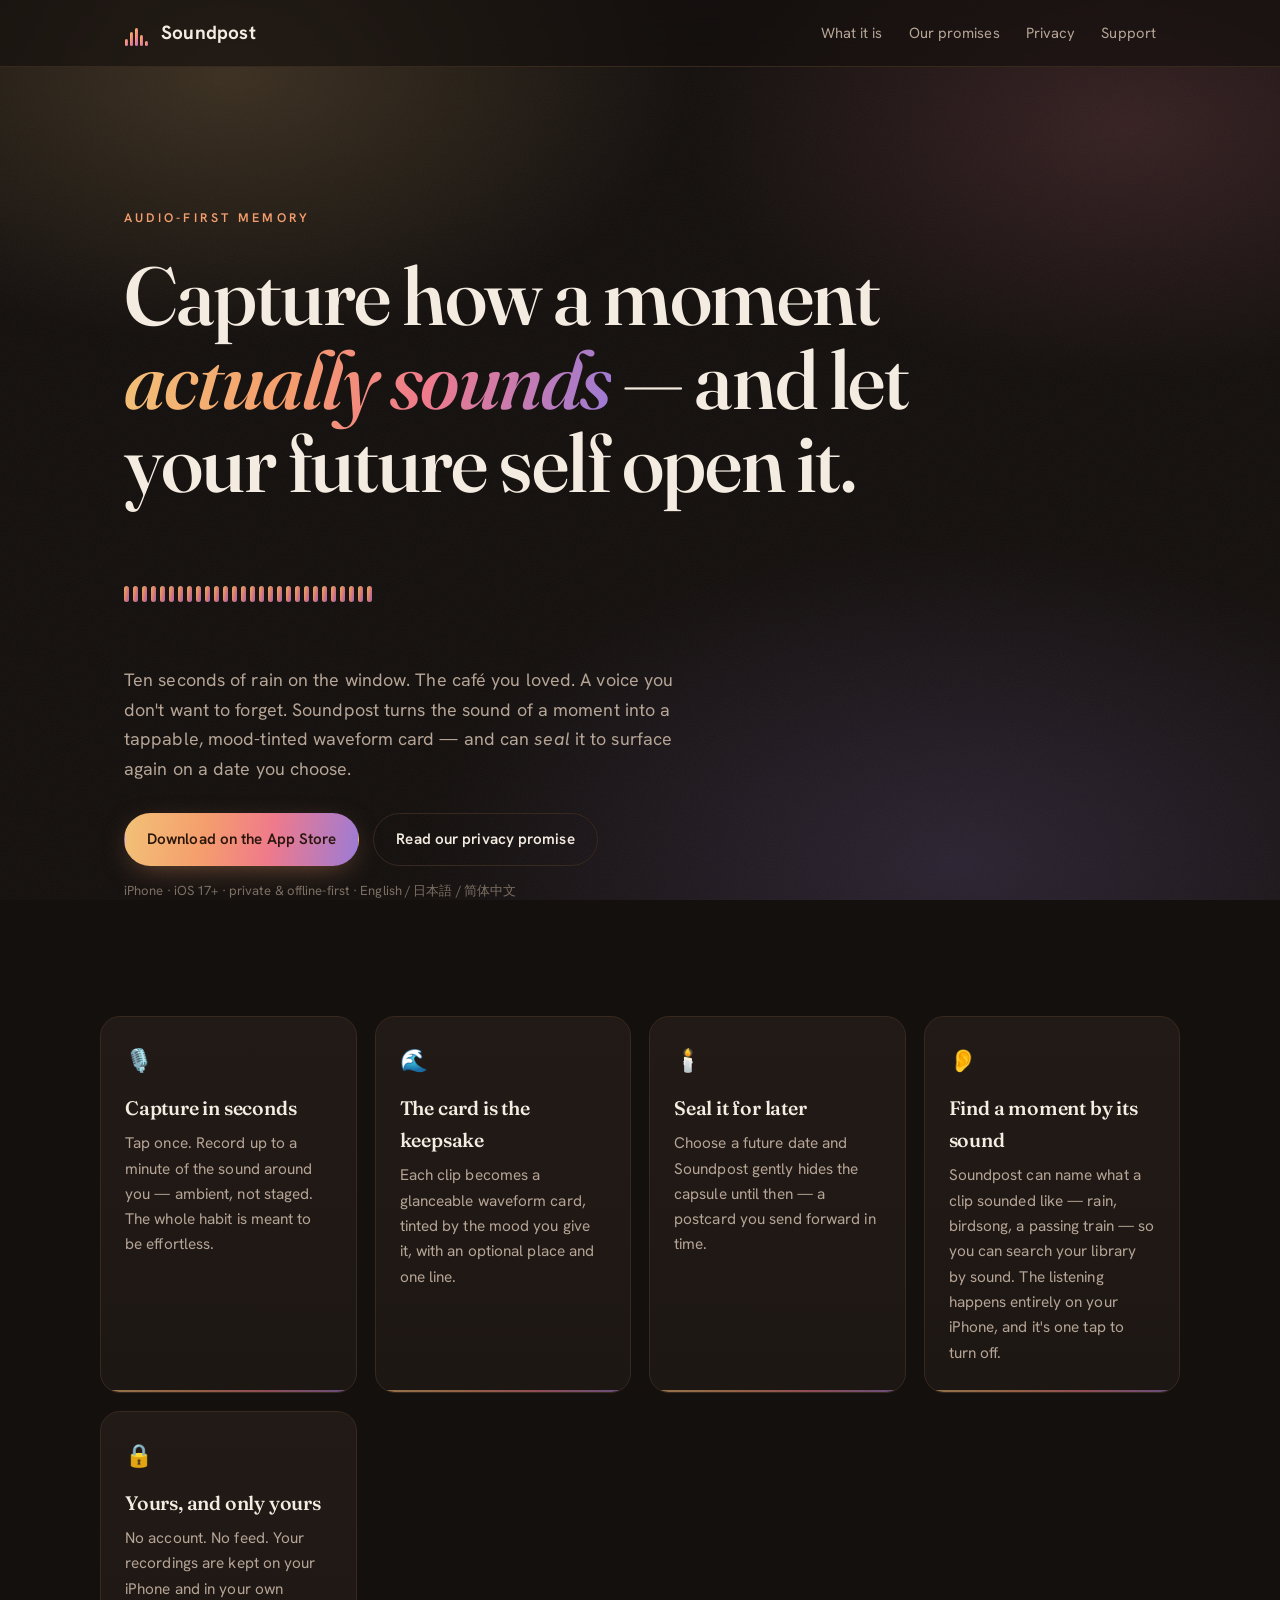
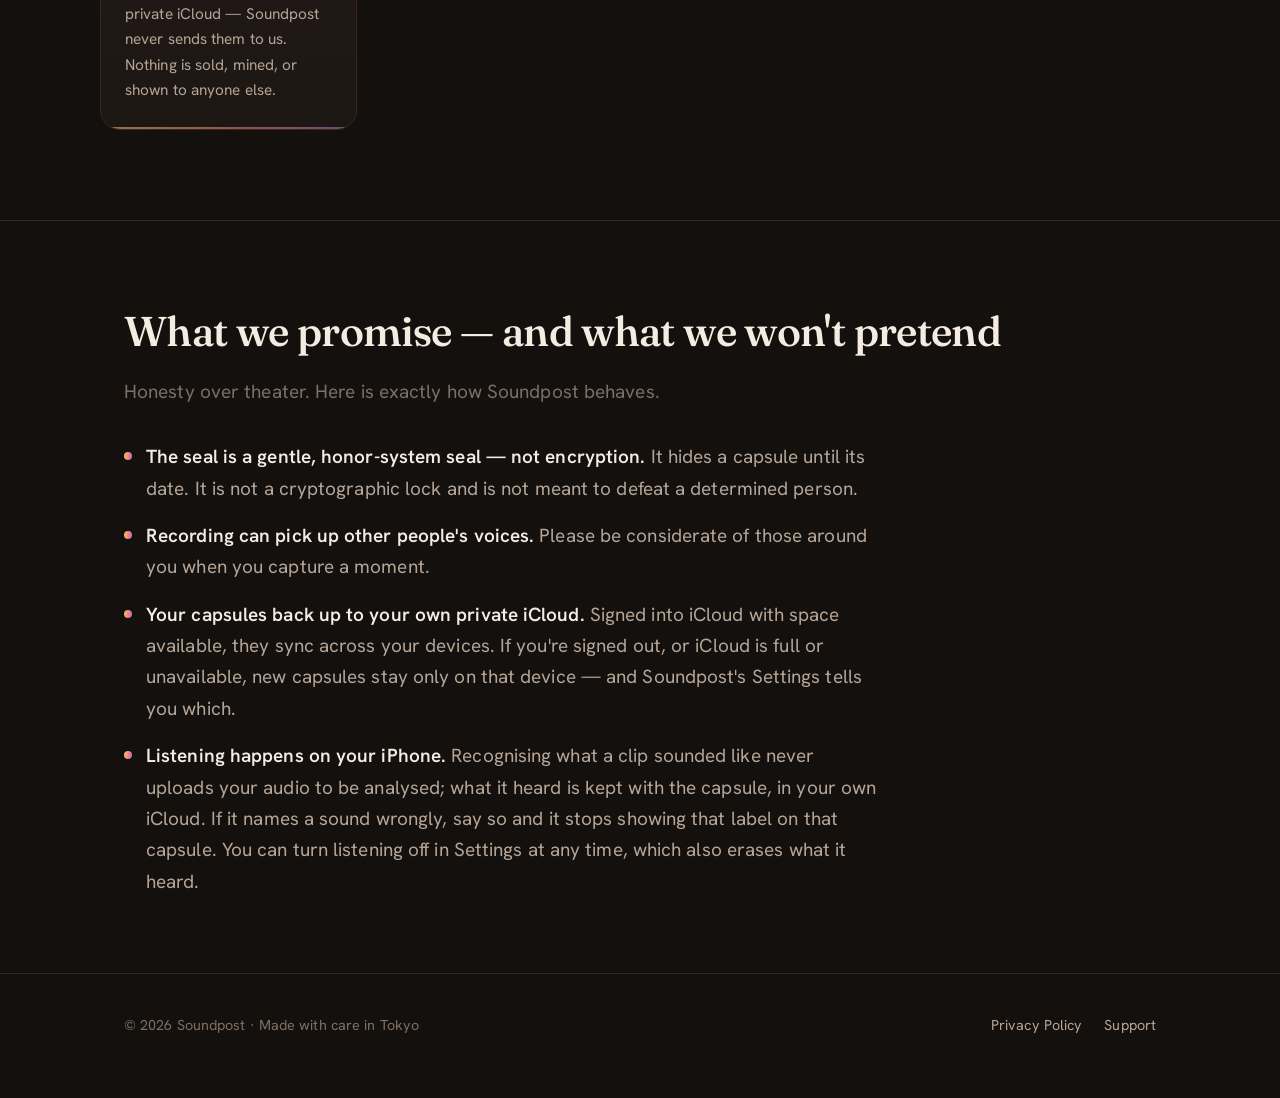
<file: index.html>
<!DOCTYPE html>
<html lang="en">
<head>
<meta charset="UTF-8">
<meta name="viewport" content="width=device-width, initial-scale=1.0">
<title>Soundpost — capture how a moment sounds</title>
<meta name="description" content="Soundpost is an audio-first memory app for iPhone: capture up to a minute of how a moment actually sounds, keep it as a mood-tinted waveform card, and seal it to resurface to your future self. Private — Soundpost sends your recordings nowhere but your own private iCloud.">
<link rel="preconnect" href="https://fonts.googleapis.com">
<link rel="preconnect" href="https://fonts.gstatic.com" crossorigin>
<link href="https://fonts.googleapis.com/css2?family=Fraunces:ital,opsz,wght@0,9..144,400..600;1,9..144,400..600&family=Hanken+Grotesk:wght@400;500;600;700&display=swap" rel="stylesheet">
<link rel="stylesheet" href="styles.css">
</head>
<body>

<header class="nav">
  <div class="wrap">
    <a class="brand" href="index.html">
      <span class="mark" aria-hidden="true">
        <span style="height:7px;animation-delay:0s"></span><span style="height:14px;animation-delay:.15s"></span><span style="height:18px;animation-delay:.3s"></span><span style="height:11px;animation-delay:.45s"></span><span style="height:5px;animation-delay:.6s"></span>
      </span>
      Soundpost
    </a>
    <nav class="nav-links">
      <a href="#what" class="hide-sm">What it is</a>
      <a href="#honest" class="hide-sm">Our promises</a>
      <a href="privacy.html">Privacy</a>
      <a href="mailto:yyyyy.yeyuhe@gmail.com">Support</a>
    </nav>
  </div>
</header>

<main>
  <section class="hero">
    <div class="wrap">
      <p class="eyebrow">Audio-first memory</p>
      <h1>Capture how a moment <em>actually sounds</em> — and let your future self open it.</h1>

      <div class="wave" aria-hidden="true">
        <i style="animation-delay:0s"></i><i style="animation-delay:.08s"></i><i style="animation-delay:.16s"></i><i style="animation-delay:.24s"></i><i style="animation-delay:.32s"></i><i style="animation-delay:.4s"></i><i style="animation-delay:.48s"></i><i style="animation-delay:.56s"></i><i style="animation-delay:.64s"></i><i style="animation-delay:.72s"></i><i style="animation-delay:.8s"></i><i style="animation-delay:.88s"></i><i style="animation-delay:.96s"></i><i style="animation-delay:1.04s"></i><i style="animation-delay:1.12s"></i><i style="animation-delay:1.2s"></i><i style="animation-delay:1.28s"></i><i style="animation-delay:1.36s"></i><i style="animation-delay:1.44s"></i><i style="animation-delay:1.52s"></i><i style="animation-delay:1.6s"></i><i style="animation-delay:1.68s"></i><i style="animation-delay:1.76s"></i><i style="animation-delay:1.84s"></i><i style="animation-delay:1.92s"></i><i style="animation-delay:2s"></i><i style="animation-delay:2.08s"></i><i style="animation-delay:2.16s"></i>
      </div>

      <p class="lede">Ten seconds of rain on the window. The café you loved. A voice you don't want to forget. Soundpost turns the sound of a moment into a tappable, mood-tinted waveform card — and can <em>seal</em> it to surface again on a date you choose.</p>

      <div class="cta-row">
        <a class="btn btn-primary" href="https://apps.apple.com/app/id6778389097" rel="noopener">Download on the App Store</a>
        <a class="btn btn-ghost" href="privacy.html">Read our privacy promise</a>
      </div>
      <p class="soon" style="margin-top:14px">iPhone · iOS 17+ · private &amp; offline-first · English / 日本語 / 简体中文</p>
    </div>
  </section>

  <section id="what">
    <div class="wrap cards">
      <article class="card">
        <span class="ic" aria-hidden="true">🎙️</span>
        <h3>Capture in seconds</h3>
        <p>Tap once. Record up to a minute of the sound around you — ambient, not staged. The whole habit is meant to be effortless.</p>
      </article>
      <article class="card">
        <span class="ic" aria-hidden="true">🌊</span>
        <h3>The card is the keepsake</h3>
        <p>Each clip becomes a glanceable waveform card, tinted by the mood you give it, with an optional place and one line.</p>
      </article>
      <article class="card">
        <span class="ic" aria-hidden="true">🕯️</span>
        <h3>Seal it for later</h3>
        <p>Choose a future date and Soundpost gently hides the capsule until then — a postcard you send forward in time.</p>
      </article>
      <article class="card">
        <span class="ic" aria-hidden="true">👂</span>
        <h3>Find a moment by its sound</h3>
        <p>Soundpost can name what a clip sounded like — rain, birdsong, a passing train — so you can search your library by sound. The listening happens entirely on your iPhone, and it's one tap to turn off.</p>
      </article>
      <article class="card">
        <span class="ic" aria-hidden="true">🔒</span>
        <h3>Yours, and only yours</h3>
        <p>No account. No feed. Your recordings are kept on your iPhone and in your own private iCloud — Soundpost never sends them to us. Nothing is sold, mined, or shown to anyone else.</p>
      </article>
    </div>
  </section>

  <section id="honest" class="honest">
    <div class="wrap">
      <h2>What we promise — and what we won't pretend</h2>
      <p class="sub">Honesty over theater. Here is exactly how Soundpost behaves.</p>
      <ul>
        <li><span class="dot"></span><span><b>The seal is a gentle, honor-system seal — not encryption.</b> It hides a capsule until its date. It is not a cryptographic lock and is not meant to defeat a determined person.</span></li>
        <li><span class="dot"></span><span><b>Recording can pick up other people's voices.</b> Please be considerate of those around you when you capture a moment.</span></li>
        <li><span class="dot"></span><span><b>Your capsules back up to your own private iCloud.</b> Signed into iCloud with space available, they sync across your devices. If you're signed out, or iCloud is full or unavailable, new capsules stay only on that device — and Soundpost's Settings tells you which.</span></li>
        <li><span class="dot"></span><span><b>Listening happens on your iPhone.</b> Recognising what a clip sounded like never uploads your audio to be analysed; what it heard is kept with the capsule, in your own iCloud. If it names a sound wrongly, say so and it stops showing that label on that capsule. You can turn listening off in Settings at any time, which also erases what it heard.</span></li>
      </ul>
    </div>
  </section>
</main>

<footer class="foot">
  <div class="wrap">
    <span>© 2026 Soundpost · Made with care in Tokyo</span>
    <span class="foot-links">
      <a href="privacy.html">Privacy Policy</a>
      <a href="mailto:yyyyy.yeyuhe@gmail.com">Support</a>
    </span>
  </div>
</footer>

</body>
</html>
</file>
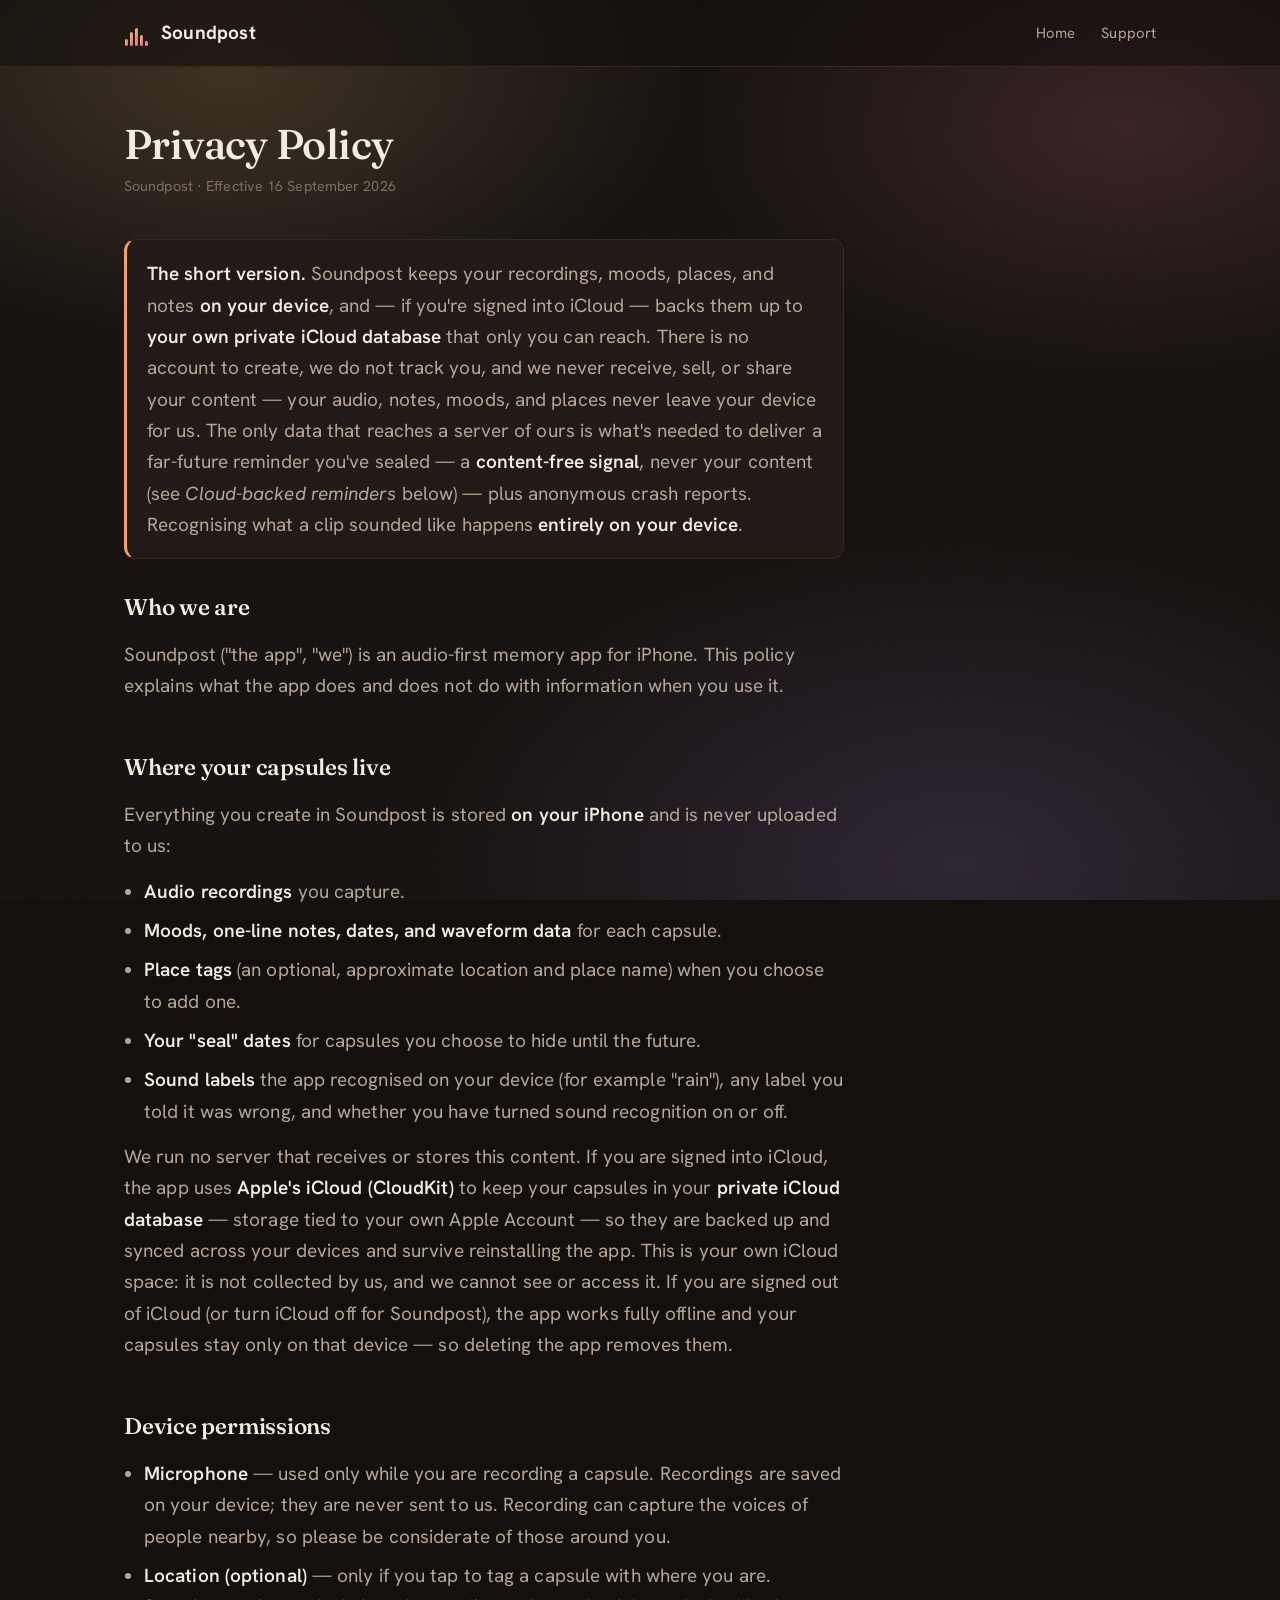
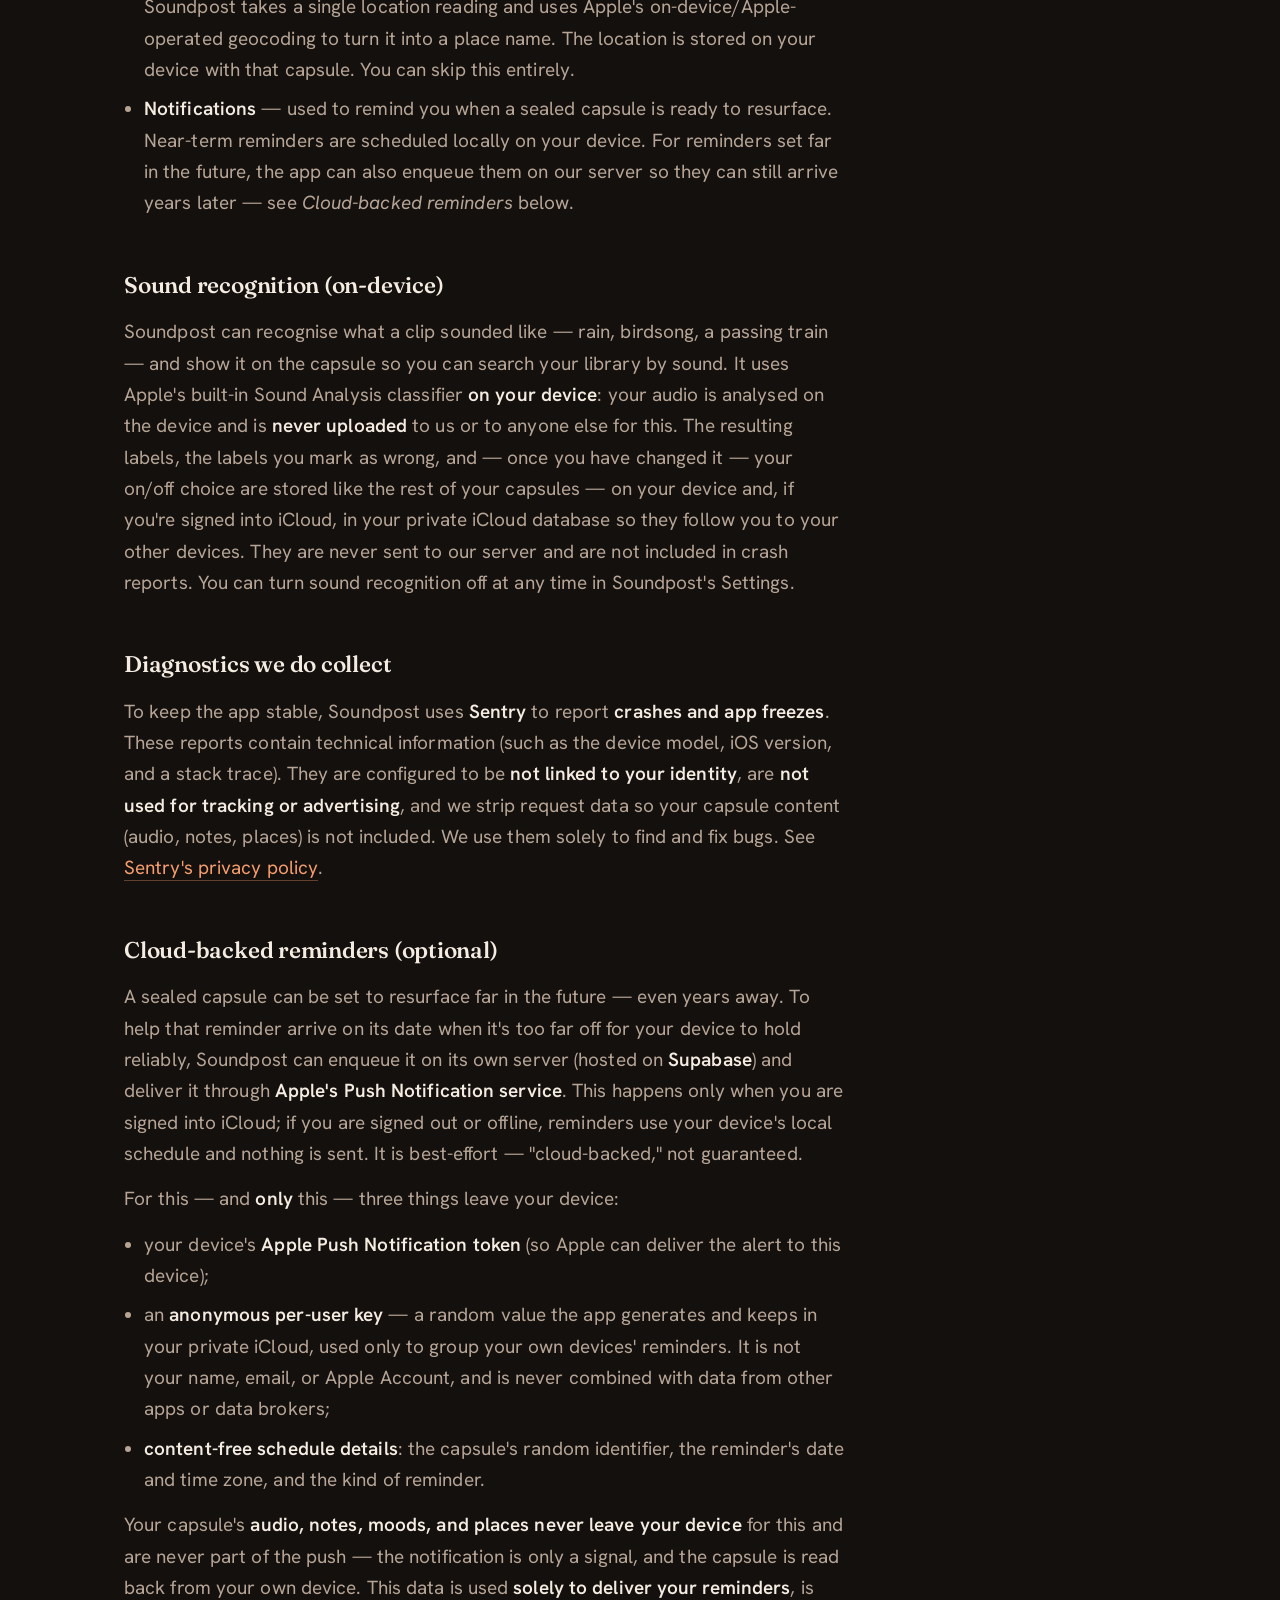
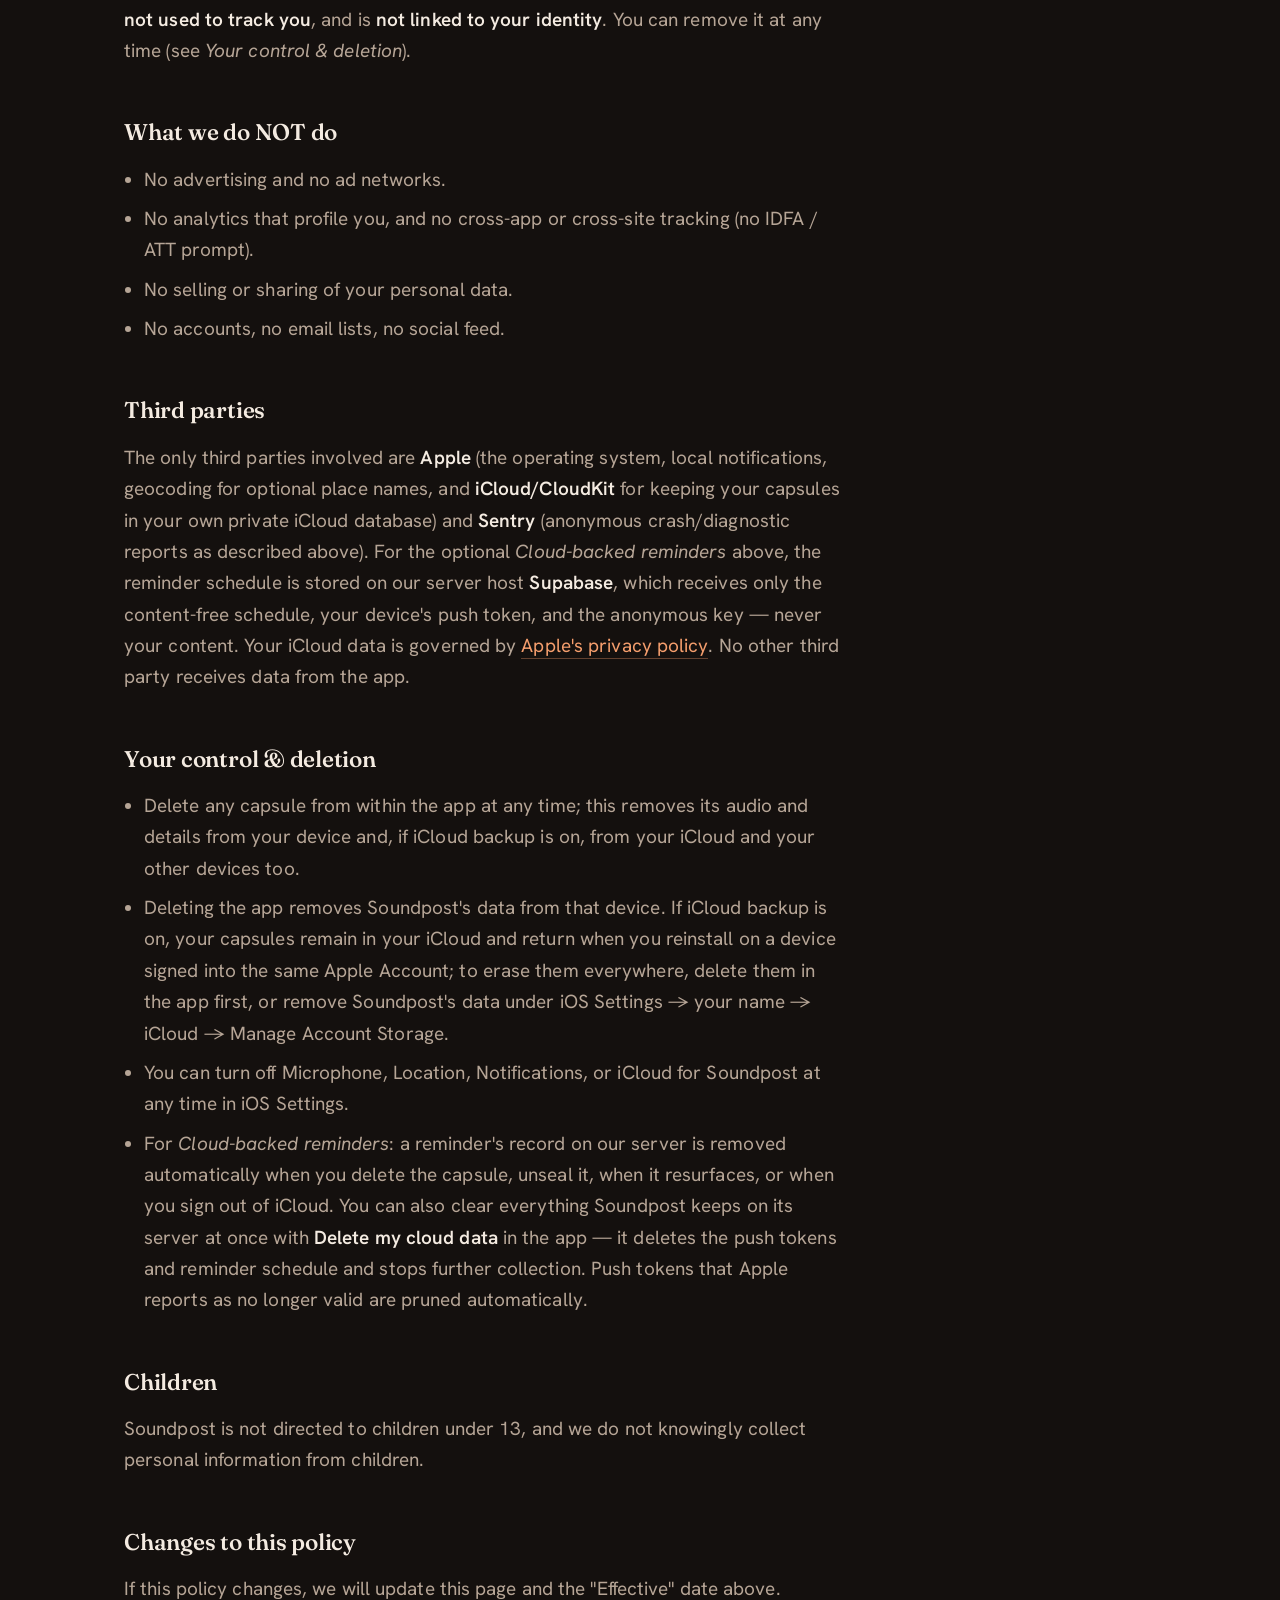
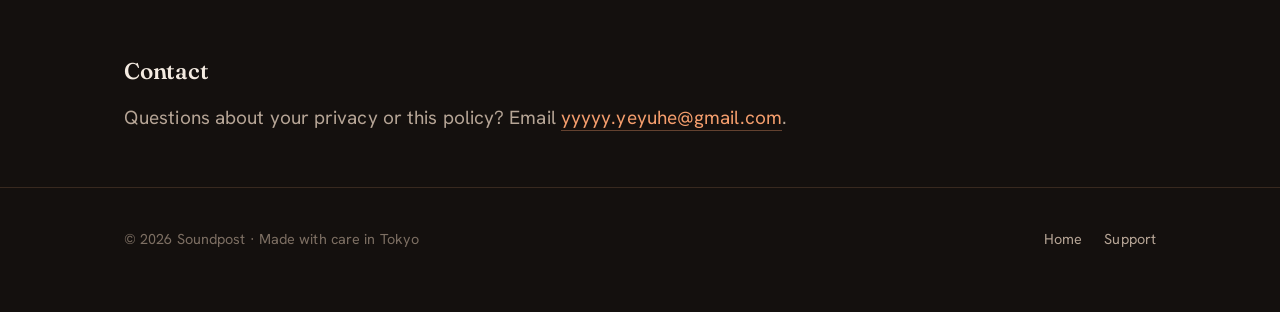
<file: privacy.html>
<!DOCTYPE html>
<html lang="en">
<head>
<meta charset="UTF-8">
<meta name="viewport" content="width=device-width, initial-scale=1.0">
<title>Privacy Policy — Soundpost</title>
<meta name="description" content="Soundpost's privacy policy. Soundpost stores your sound capsules on your device and in your own private iCloud, collects no personal data, and does no tracking.">
<link rel="preconnect" href="https://fonts.googleapis.com">
<link rel="preconnect" href="https://fonts.gstatic.com" crossorigin>
<link href="https://fonts.googleapis.com/css2?family=Fraunces:ital,opsz,wght@0,9..144,400..600;1,9..144,400..600&family=Hanken+Grotesk:wght@400;500;600;700&display=swap" rel="stylesheet">
<link rel="stylesheet" href="styles.css">
</head>
<body>

<header class="nav">
  <div class="wrap">
    <a class="brand" href="index.html">
      <span class="mark" aria-hidden="true">
        <span style="height:7px;animation-delay:0s"></span><span style="height:14px;animation-delay:.15s"></span><span style="height:18px;animation-delay:.3s"></span><span style="height:11px;animation-delay:.45s"></span><span style="height:5px;animation-delay:.6s"></span>
      </span>
      Soundpost
    </a>
    <nav class="nav-links">
      <a href="index.html">Home</a>
      <a href="mailto:yyyyy.yeyuhe@gmail.com">Support</a>
    </nav>
  </div>
</header>

<main class="legal">
  <div class="wrap">
    <h1 class="ph">Privacy Policy</h1>
    <p class="meta">Soundpost · Effective 16 September 2026</p>

    <div class="prose">
      <div class="callout">
        <strong>The short version.</strong> Soundpost keeps your recordings, moods, places, and notes
        <strong>on your device</strong>, and — if you're signed into iCloud — backs them up to
        <strong>your own private iCloud database</strong> that only you can reach. There is no account to
        create, we do not track you, and we never receive, sell, or share your content — your audio, notes,
        moods, and places never leave your device for us. The only data that reaches a server of ours is what's
        needed to deliver a far-future reminder you've sealed — a <strong>content-free signal</strong>, never
        your content (see <em>Cloud-backed reminders</em> below) — plus anonymous crash reports. Recognising what a
        clip sounded like happens <strong>entirely on your device</strong>.
      </div>

      <h2>Who we are</h2>
      <p>Soundpost ("the app", "we") is an audio-first memory app for iPhone. This policy explains what the app
      does and does not do with information when you use it.</p>

      <h2>Where your capsules live</h2>
      <p>Everything you create in Soundpost is stored <strong>on your iPhone</strong> and is never uploaded
      to us:</p>
      <ul>
        <li><strong>Audio recordings</strong> you capture.</li>
        <li><strong>Moods, one-line notes, dates, and waveform data</strong> for each capsule.</li>
        <li><strong>Place tags</strong> (an optional, approximate location and place name) when you choose to add one.</li>
        <li><strong>Your "seal" dates</strong> for capsules you choose to hide until the future.</li>
        <li><strong>Sound labels</strong> the app recognised on your device (for example "rain"), any label you
        told it was wrong, and whether you have turned sound recognition on or off.</li>
      </ul>
      <p>We run no server that receives or stores this content. If you are signed into iCloud, the app uses
      <strong>Apple's iCloud (CloudKit)</strong> to keep your capsules in your <strong>private iCloud
      database</strong> — storage tied to your own Apple Account — so they are backed up and synced across
      your devices and survive reinstalling the app. This is your own iCloud space: it is not collected by us,
      and we cannot see or access it. If you are signed out of iCloud (or turn iCloud off for Soundpost), the
      app works fully offline and your capsules stay only on that device — so deleting the app removes them.</p>

      <h2>Device permissions</h2>
      <ul>
        <li><strong>Microphone</strong> — used only while you are recording a capsule. Recordings are saved on
        your device; they are never sent to us. Recording can capture the voices of people nearby, so please be
        considerate of those around you.</li>
        <li><strong>Location (optional)</strong> — only if you tap to tag a capsule with where you are. Soundpost
        takes a single location reading and uses Apple's on-device/Apple-operated geocoding to turn it into a
        place name. The location is stored on your device with that capsule. You can skip this entirely.</li>
        <li><strong>Notifications</strong> — used to remind you when a sealed capsule is ready to resurface.
        Near-term reminders are scheduled locally on your device. For reminders set far in the future, the app
        can also enqueue them on our server so they can still arrive years later — see
        <em>Cloud-backed reminders</em> below.</li>
      </ul>

      <h2>Sound recognition (on-device)</h2>
      <p>Soundpost can recognise what a clip sounded like — rain, birdsong, a passing train — and show it on the
      capsule so you can search your library by sound. It uses Apple's built-in Sound Analysis classifier
      <strong>on your device</strong>: your audio is analysed on the device and is <strong>never uploaded</strong>
      to us or to anyone else for this. The resulting labels, the labels you mark as wrong, and — once you have changed it — your on/off choice
      are stored like the rest of your capsules — on your device and, if you're signed into iCloud, in your
      private iCloud database so they follow you to your other devices. They are never sent to our server and are
      not included in crash reports. You can turn sound recognition off at any time in Soundpost's Settings.</p>

      <h2>Diagnostics we do collect</h2>
      <p>To keep the app stable, Soundpost uses <strong>Sentry</strong> to report <strong>crashes and app
      freezes</strong>. These reports contain technical information (such as the device model, iOS version, and a
      stack trace). They are configured to be <strong>not linked to your identity</strong>, are <strong>not used
      for tracking or advertising</strong>, and we strip request data so your capsule content (audio, notes,
      places) is not included. We use them solely to find and fix bugs. See
      <a href="https://sentry.io/privacy/" rel="noopener" target="_blank">Sentry's privacy policy</a>.</p>

      <h2>Cloud-backed reminders (optional)</h2>
      <p>A sealed capsule can be set to resurface far in the future — even years away. To help that reminder
      arrive on its date when it's too far off for your device to hold reliably, Soundpost can enqueue it on its
      own server (hosted on <strong>Supabase</strong>) and deliver it through <strong>Apple's Push Notification
      service</strong>. This happens only when you are signed into iCloud; if you are signed out or offline,
      reminders use your device's local schedule and nothing is sent. It is best-effort — "cloud-backed," not
      guaranteed.</p>
      <p>For this — and <strong>only</strong> this — three things leave your device:</p>
      <ul>
        <li>your device's <strong>Apple Push Notification token</strong> (so Apple can deliver the alert to this device);</li>
        <li>an <strong>anonymous per-user key</strong> — a random value the app generates and keeps in your private
        iCloud, used only to group your own devices' reminders. It is not your name, email, or Apple Account, and is
        never combined with data from other apps or data brokers;</li>
        <li><strong>content-free schedule details</strong>: the capsule's random identifier, the reminder's date and
        time zone, and the kind of reminder.</li>
      </ul>
      <p>Your capsule's <strong>audio, notes, moods, and places never leave your device</strong> for this and are
      never part of the push — the notification is only a signal, and the capsule is read back from your own
      device. This data is used <strong>solely to deliver your reminders</strong>, is <strong>not used to track
      you</strong>, and is <strong>not linked to your identity</strong>. You can remove it at any time (see
      <em>Your control &amp; deletion</em>).</p>

      <h2>What we do NOT do</h2>
      <ul>
        <li>No advertising and no ad networks.</li>
        <li>No analytics that profile you, and no cross-app or cross-site tracking (no IDFA / ATT prompt).</li>
        <li>No selling or sharing of your personal data.</li>
        <li>No accounts, no email lists, no social feed.</li>
      </ul>

      <h2>Third parties</h2>
      <p>The only third parties involved are <strong>Apple</strong> (the operating system, local notifications,
      geocoding for optional place names, and <strong>iCloud/CloudKit</strong> for keeping your capsules in your
      own private iCloud database) and <strong>Sentry</strong> (anonymous crash/diagnostic reports as
      described above). For the optional <em>Cloud-backed reminders</em> above, the reminder schedule is stored on
      our server host <strong>Supabase</strong>, which receives only the content-free schedule, your device's push
      token, and the anonymous key — never your content. Your iCloud data is governed by
      <a href="https://www.apple.com/legal/privacy/" rel="noopener" target="_blank">Apple's privacy policy</a>.
      No other third party receives data from the app.</p>

      <h2>Your control & deletion</h2>
      <ul>
        <li>Delete any capsule from within the app at any time; this removes its audio and details from your
        device and, if iCloud backup is on, from your iCloud and your other devices too.</li>
        <li>Deleting the app removes Soundpost's data from that device. If iCloud backup is on, your capsules
        remain in your iCloud and return when you reinstall on a device signed into the same Apple Account; to
        erase them everywhere, delete them in the app first, or remove Soundpost's data under iOS Settings →
        your name → iCloud → Manage Account Storage.</li>
        <li>You can turn off Microphone, Location, Notifications, or iCloud for Soundpost at any time in iOS Settings.</li>
        <li>For <em>Cloud-backed reminders</em>: a reminder's record on our server is removed automatically when you
        delete the capsule, unseal it, when it resurfaces, or when you sign out of iCloud. You can also clear
        everything Soundpost keeps on its server at once with <strong>Delete my cloud data</strong> in the app —
        it deletes the push tokens and reminder schedule and stops further collection. Push tokens that Apple
        reports as no longer valid are pruned automatically.</li>
      </ul>

      <h2>Children</h2>
      <p>Soundpost is not directed to children under 13, and we do not knowingly collect personal information
      from children.</p>

      <h2>Changes to this policy</h2>
      <p>If this policy changes, we will update this page and the "Effective" date above.</p>

      <h2>Contact</h2>
      <p>Questions about your privacy or this policy? Email
      <a href="mailto:yyyyy.yeyuhe@gmail.com">yyyyy.yeyuhe@gmail.com</a>.</p>
    </div>
  </div>
</main>

<footer class="foot">
  <div class="wrap">
    <span>© 2026 Soundpost · Made with care in Tokyo</span>
    <span class="foot-links">
      <a href="index.html">Home</a>
      <a href="mailto:yyyyy.yeyuhe@gmail.com">Support</a>
    </span>
  </div>
</footer>

</body>
</html>
</file>
<file: styles.css>
/* Soundpost — site styles
   Aesthetic: warm, intimate, editorial. Sunset gradient (from the app icon) +
   waveform motif on deep warm charcoal. Fraunces display over Hanken Grotesk. */

:root {
  --bg:        #14100e;
  --bg-2:      #1d1714;
  --surface:   #221a16;
  --ink:       #f4ebe1;
  --muted:     #b6a596;
  --faint:     #7d6f63;
  --line:      #38291f;
  --coral:     #f59e6d;
  --rose:      #ef7a8b;
  --violet:    #9c7bd6;
  --amber:     #f2c177;
  --grad: linear-gradient(100deg, var(--amber) 0%, var(--coral) 34%, var(--rose) 62%, var(--violet) 100%);
  --radius: 20px;
  --maxw: 1080px;
}

* { box-sizing: border-box; margin: 0; padding: 0; }
html { scroll-behavior: smooth; -webkit-text-size-adjust: 100%; }

body {
  font-family: "Hanken Grotesk", ui-sans-serif, system-ui, sans-serif;
  background: var(--bg);
  color: var(--ink);
  line-height: 1.65;
  font-size: clamp(16px, 1.05vw + 13px, 19px);
  letter-spacing: 0.005em;
  overflow-x: hidden;
  position: relative;
}

/* warm gradient-mesh atmosphere */
body::before {
  content: "";
  position: fixed; inset: 0; z-index: -2;
  background:
    radial-gradient(60% 50% at 18% 8%, rgba(242,193,119,.18), transparent 60%),
    radial-gradient(55% 45% at 88% 14%, rgba(239,122,139,.16), transparent 62%),
    radial-gradient(70% 60% at 75% 96%, rgba(156,123,214,.18), transparent 60%),
    var(--bg);
}
/* film grain */
body::after {
  content: "";
  position: fixed; inset: 0; z-index: -1; pointer-events: none; opacity: .045;
  background-image: url("data:image/svg+xml,%3Csvg xmlns='http://www.w3.org/2000/svg' width='160' height='160'%3E%3Cfilter id='n'%3E%3CfeTurbulence type='fractalNoise' baseFrequency='0.85' numOctaves='2'/%3E%3C/filter%3E%3Crect width='100%25' height='100%25' filter='url(%23n)'/%3E%3C/svg%3E");
}

.wrap { max-width: var(--maxw); margin: 0 auto; padding: 0 24px; }

/* ---- nav ---- */
header.nav {
  position: sticky; top: 0; z-index: 10;
  backdrop-filter: blur(14px);
  background: rgba(20,16,14,.62);
  border-bottom: 1px solid var(--line);
}
.nav .wrap { display: flex; align-items: center; justify-content: space-between; height: 66px; }
.brand { display: flex; align-items: center; gap: 11px; font-weight: 700; letter-spacing: .01em; color: var(--ink); text-decoration: none; }
.brand .mark { width: 26px; height: 18px; display: block; }
.brand .mark span {
  display:inline-block; width:3px; margin:0 1px; border-radius:3px;
  background: var(--grad);
  animation: bar 1.5s ease-in-out infinite;
}
.nav-links { display: flex; gap: 26px; }
.nav-links a { color: var(--muted); text-decoration: none; font-size: .92rem; transition: color .2s; }
.nav-links a:hover { color: var(--ink); }

/* ---- hero ---- */
.hero { padding: clamp(64px, 11vw, 150px) 0 clamp(48px, 8vw, 96px); }
.eyebrow {
  font-size: .78rem; letter-spacing: .26em; text-transform: uppercase;
  color: var(--coral); margin-bottom: 26px; font-weight: 600;
}
h1 {
  font-family: "Fraunces", Georgia, serif;
  font-weight: 540;
  font-size: clamp(2.6rem, 6.4vw, 5.3rem);
  line-height: 1.02;
  letter-spacing: -0.018em;
  max-width: 16ch;
}
h1 em {
  font-style: italic;
  background: var(--grad);
  -webkit-background-clip: text; background-clip: text;
  -webkit-text-fill-color: transparent;
}
.lede {
  margin-top: 28px; max-width: 56ch; color: var(--muted);
  font-size: clamp(1.05rem, 1.4vw, 1.28rem);
}

/* animated hero waveform */
.wave { display: flex; align-items: center; gap: 4px; height: 86px; margin: 46px 0 8px; }
.wave i {
  flex: 0 0 auto; width: 5px; border-radius: 5px; background: var(--grad);
  height: 18%; opacity: .9; transform-origin: center;
  animation: bar 1.6s ease-in-out infinite;
}
@keyframes bar { 0%,100% { transform: scaleY(.3); } 50% { transform: scaleY(1); } }

.cta-row { display: flex; gap: 14px; flex-wrap: wrap; margin-top: 30px; align-items: center; }
.btn {
  display: inline-flex; align-items: center; gap: 9px;
  padding: 13px 22px; border-radius: 999px; font-weight: 600; font-size: .95rem;
  text-decoration: none; border: 1px solid transparent; transition: transform .15s ease, box-shadow .2s ease;
}
.btn-primary { background: var(--grad); color: #2a160c; box-shadow: 0 8px 30px -10px rgba(245,158,109,.5); }
.btn-primary:hover { transform: translateY(-2px); box-shadow: 0 14px 40px -12px rgba(239,122,139,.55); }
.btn-ghost { color: var(--ink); border-color: var(--line); }
.btn-ghost:hover { border-color: var(--coral); color: var(--coral); }
.soon { font-size: .82rem; color: var(--faint); }

/* ---- feature cards ---- */
.cards { display: grid; grid-template-columns: repeat(auto-fit, minmax(248px, 1fr)); gap: 18px; padding: 18px 0 90px; }
.card {
  background: linear-gradient(180deg, var(--surface), var(--bg-2));
  border: 1px solid var(--line); border-radius: var(--radius);
  padding: 26px 24px; position: relative; overflow: hidden;
}
.card .ic { font-size: 1.4rem; margin-bottom: 12px; display: block; }
.card h3 { font-family: "Fraunces", serif; font-weight: 560; font-size: 1.22rem; margin-bottom: 7px; letter-spacing: -.01em; }
.card p { color: var(--muted); font-size: .96rem; }
.card::after {
  content: ""; position: absolute; left: 0; right: 0; bottom: 0; height: 2px; background: var(--grad);
  opacity: .55;
}

/* ---- honest section ---- */
.honest { border-top: 1px solid var(--line); padding: 76px 0; }
.honest h2, .legal h1.ph {
  font-family: "Fraunces", serif; font-weight: 540; font-size: clamp(1.8rem, 3.4vw, 2.6rem);
  letter-spacing: -.015em; margin-bottom: 10px;
}
.honest .sub { color: var(--faint); margin-bottom: 34px; }
.honest ul { list-style: none; display: grid; gap: 16px; max-width: 760px; }
.honest li { display: flex; gap: 14px; color: var(--muted); }
.honest li b { color: var(--ink); font-weight: 600; }
.honest li .dot { flex: 0 0 auto; width: 8px; height: 8px; border-radius: 50%; margin-top: 11px; background: var(--grad); }

/* ---- legal / privacy prose ---- */
.legal { padding: 56px 0 40px; }
.legal .meta { color: var(--faint); font-size: .9rem; margin-bottom: 40px; }
.legal .prose { max-width: 720px; }
.legal h2 {
  font-family: "Fraunces", serif; font-weight: 560; font-size: 1.42rem; letter-spacing: -.01em;
  margin: 40px 0 12px; padding-top: 8px;
}
.legal h2:first-of-type { margin-top: 8px; }
.legal p, .legal li { color: var(--muted); margin-bottom: 14px; }
.legal ul { padding-left: 20px; margin-bottom: 14px; }
.legal li { margin-bottom: 8px; }
.legal strong { color: var(--ink); font-weight: 600; }
.legal a { color: var(--coral); text-decoration: none; border-bottom: 1px solid rgba(245,158,109,.35); }
.legal a:hover { border-color: var(--coral); }
.callout {
  background: var(--surface); border: 1px solid var(--line); border-left: 3px solid var(--coral);
  border-radius: 12px; padding: 18px 20px; margin: 22px 0; color: var(--muted);
}

/* ---- footer ---- */
footer.foot { border-top: 1px solid var(--line); padding: 40px 0 60px; color: var(--faint); font-size: .9rem; }
footer.foot .wrap { display: flex; justify-content: space-between; flex-wrap: wrap; gap: 16px; align-items: center; }
footer.foot a { color: var(--muted); text-decoration: none; }
footer.foot a:hover { color: var(--coral); }
.foot-links { display: flex; gap: 22px; }

@media (max-width: 560px) {
  .nav-links { gap: 16px; }
  .nav-links a.hide-sm { display: none; }
}
@media (prefers-reduced-motion: reduce) {
  .wave i, .brand .mark span { animation: none !important; }
  .wave i { height: 60%; }
}
</file>
